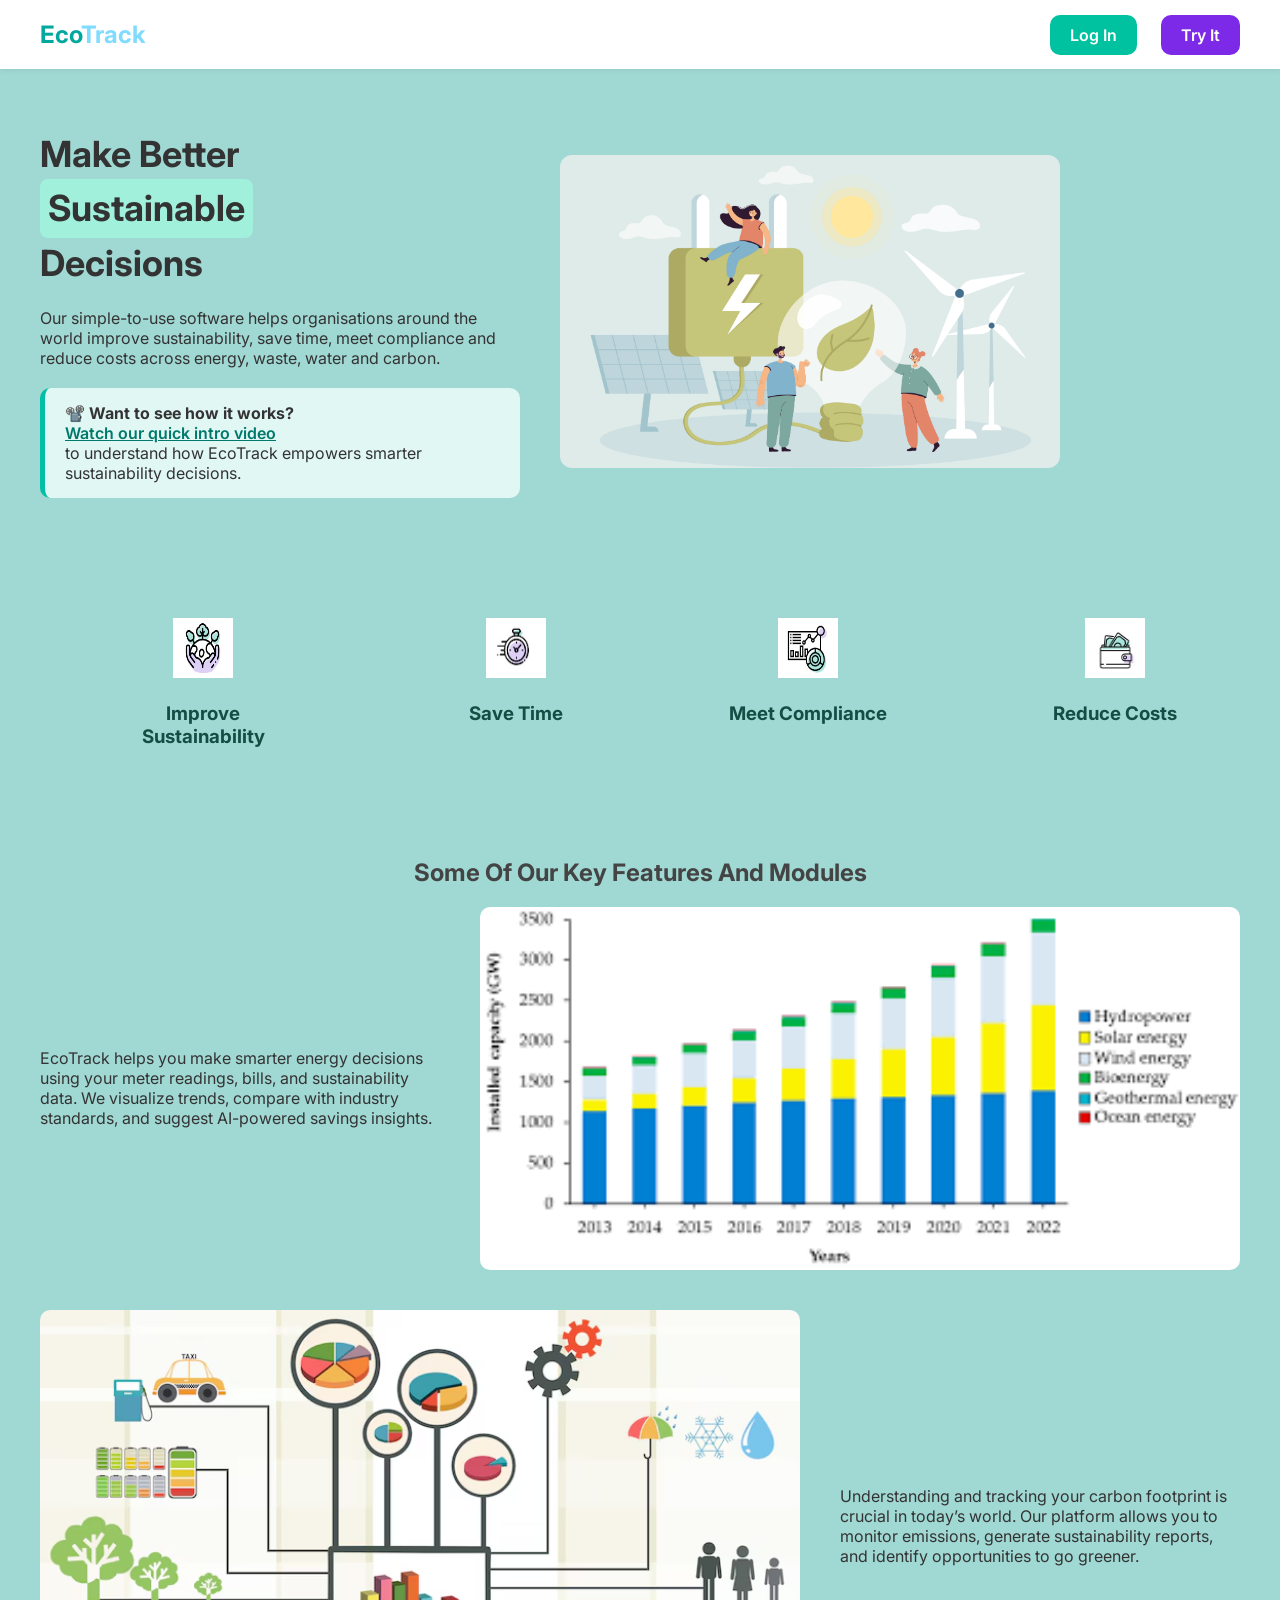
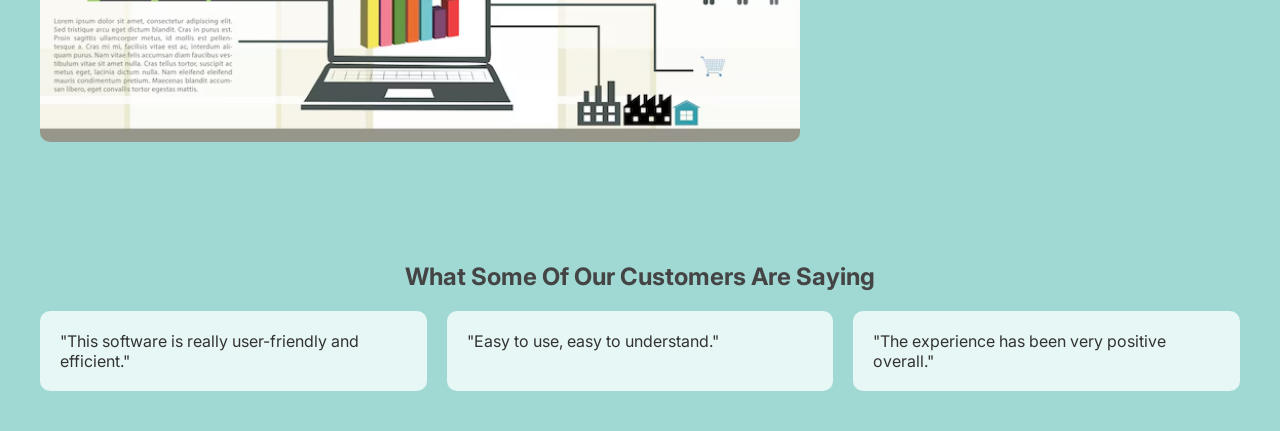
<file: index.html>
<!DOCTYPE html>
<html lang="en">
<head>
  <meta charset="UTF-8" />
  <meta name="viewport" content="width=device-width, initial-scale=1.0" />
  <title>EcoTrack</title>
  <link href="https://fonts.googleapis.com/css2?family=Inter:wght@400;600;700&display=swap" rel="stylesheet">
  <style>
    * {
      box-sizing: border-box;
      margin: 0;
      padding: 0;
      font-family: 'Inter', sans-serif;
    }

    body {
      background: #a0d8d3;
      color: #333;
    }

    header {
      background: #ffffff;
      display: flex;
      justify-content: space-between;
      align-items: center;
      padding: 20px 40px;
      box-shadow: 0 2px 5px rgba(0, 0, 0, 0.05);
    }

    .logo {
      font-size: 24px;
      font-weight: bold;
      color: #00a89d;
    }

    .logo span {
      color: #7fdbff;
    }

    nav a {
      text-decoration: none;
      margin-left: 20px;
      padding: 10px 20px;
      border-radius: 10px;
      font-weight: 600;
    }

    nav a.login {
      background-color: #00c1a0;
      color: white;
    }

    nav a.signup {
      background-color: #7d2ae8;
      color: white;
    }

    .hero {
      display: flex;
      justify-content: space-between;
      align-items: center;
      padding: 60px 40px;
      flex-wrap: wrap;
    }

    .hero-text {
      max-width: 480px;
    }

    .hero-text h1 {
      font-size: 36px;
      margin-bottom: 20px;
      line-height: 1.4;
    }

    .highlight {
      color: #00c1a0;
    }

    .highlight-box {
      background-color: #a0f0dc;
      padding: 4px 8px;
      border-radius: 8px;
      display: inline-block;
    }

    .hero img {
      width: 100%;
      max-width: 500px;
      height: auto;
      aspect-ratio: 16 / 9;
      object-fit: cover;
      border-radius: 10px;
    }

    .features {
      display: flex;
      justify-content: space-around;
      flex-wrap: wrap;
      padding: 40px 20px;
      text-align: center;
    }

    .feature {
      max-width: 200px;
      margin: 20px;
    }

    .feature img {
      width: 60px;
      height: 60px;
      margin-bottom: 10px;
    }

    .feature h3 {
      color: #144d43;
      margin: 10px 0;
    }

    .modules, .testimonials {
      padding: 40px;
    }

    .modules h2, .testimonials h2 {
      margin-bottom: 20px;
      color: #444;
      text-align: center;
    }

    .modules-content {
      display: flex;
      align-items: center;
      gap: 40px;
      margin-bottom: 40px;
      flex-wrap: wrap;
    }

    .modules-content img {
      max-width: 100%;
      border-radius: 10px;
      flex: 1;
    }

    .modules-content p {
      max-width: 400px;
      flex: 1;
    }

    .testimonial-group {
      display: flex;
      gap: 20px;
      flex-wrap: wrap;
      justify-content: center;
    }

    .testimonial {
      background: #e6f7f5;
      padding: 20px;
      border-radius: 10px;
      flex: 1 1 250px;
    }

    .rotating-text {
      display: inline-block;
      font-weight: bold;
      color: #00bfa5;
      background-color: #d2f5ec;
      padding: 4px 10px;
      border-radius: 8px;
      margin: 5px 0;
    }
  </style>
</head>
<body>
  <header>
    <div class="logo">Eco<span>Track</span></div>
    <nav>
      <a href="login.html" class="login">Log In</a>
      <a href="signup.html" class="signup">Try It</a>
    </nav>
  </header>

  <section class="hero">
    <div class="hero-text">
      <h1>
        Make Better<br>
        <span class="highlight-box">
          <span id="changingWord"></span>
        </span><br>
        Decisions
      </h1>
      <p>
        Our simple-to-use software helps organisations around the world improve sustainability,
        save time, meet compliance and reduce costs across energy, waste, water and carbon.
      </p>
      <div style="background-color: #e0f7f4; padding: 15px 20px; border-left: 5px solid #00bfa5; border-radius: 10px; margin-top: 20px;">
        📽️ <strong>Want to see how it works?</strong><br>
        <a href="startvideo.mp4" target="_blank" style="color: #00796b; font-weight: 600; text-decoration: underline;">
          Watch our quick intro video
        </a><br>
        to understand how EcoTrack empowers smarter sustainability decisions.
      </div>
    </div>

    <div style="flex: 1; padding-left: 40px;">
      <img src="temp1.jpg" alt="Platform Preview"
           style="width: 100%; height: auto; aspect-ratio: 16/10; object-fit: cover; border-radius: 12px;">
    </div>
  </section>

  <!-- Rotating words script -->
  <script>
    const words = ["Sustainable", "Carbon", "Energy", "Resource", "Efficiency", "Environmental", "Green"];
    let i = 0;
    const changingWordEl = document.getElementById("changingWord");
    changingWordEl.textContent = words[0];
    setInterval(() => {
      i = (i + 1) % words.length;
      changingWordEl.textContent = words[i];
    }, 2000);
  </script>

  <!-- Features Section -->
  <section class="features">
    <div class="feature">
      <img src="sustain.jpeg" alt="Sustainability Icon">
      <h3>Improve Sustainability</h3>
    </div>
    <div class="feature">
      <img src="time.jpeg" alt="Time Icon">
      <h3>Save Time</h3>
    </div>
    <div class="feature">
      <img src="compilance.jpeg" alt="Compliance Icon">
      <h3>Meet Compliance</h3>
    </div>
    <div class="feature">
      <img src="cost.jpeg" alt="Cost Icon">
      <h3>Reduce Costs</h3>
    </div>
  </section>

  <!-- Modules Section -->
  <section class="modules">
    <h2>Some Of Our Key Features And Modules</h2>
    <div class="modules-content">
      <div>
        <p>
          EcoTrack helps you make smarter energy decisions using your meter readings, bills, and sustainability data. We visualize trends, compare with industry standards, and suggest AI-powered savings insights.
        </p>
      </div>
      <img src="eneff.png" alt="Insights Graphic" />
    </div>
    <div class="modules-content">
      <img src="cf2.png" alt="Carbon Footprint Image" />
      <div>
        <p>
          Understanding and tracking your carbon footprint is crucial in today’s world. Our platform allows you to monitor emissions, generate sustainability reports, and identify opportunities to go greener.
        </p>
      </div>
    </div>
  </section>

  <!-- Testimonials -->
  <section class="testimonials">
    <h2>What Some Of Our Customers Are Saying</h2>
    <div class="testimonial-group">
      <div class="testimonial">"This software is really user-friendly and efficient."</div>
      <div class="testimonial">"Easy to use, easy to understand."</div>
      <div class="testimonial">"The experience has been very positive overall."</div>
    </div>
  </section>
</body>
</html>
</file>
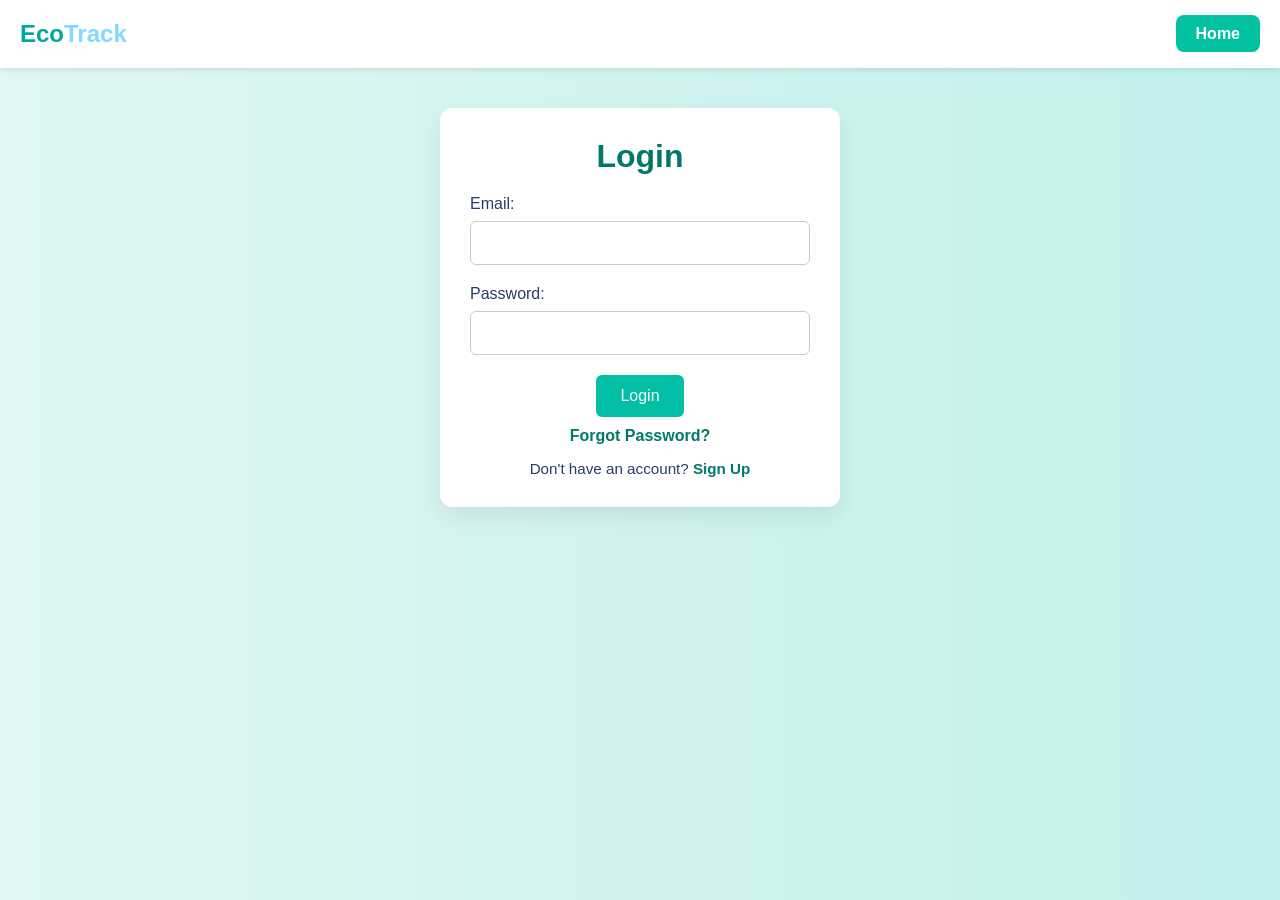
<file: login.html>
<!DOCTYPE html>
<html lang="en">
<head>
  <meta charset="UTF-8" />
  <meta name="viewport" content="width=device-width, initial-scale=1.0"/>
  <title>Login | EcoTrack</title>
  <style>
    /* Global Styles */
    * {
      margin: 0;
      padding: 0;
      box-sizing: border-box;
      font-family: 'Segoe UI', Tahoma, Geneva, Verdana, sans-serif;
    }

    body {
      background: linear-gradient(to right, #e0f7f4, #c1f0ec);
      color: #2a3d66;
      font-size: 16px;
      min-height: 100vh;
    }

    header {
      background-color: #ffffff;
      color: #2a3d66;
      padding: 20px;
      display: flex;
      justify-content: space-between;
      align-items: center;
      box-shadow: 0 2px 5px rgba(0,0,0,0.1);
    }

    .logo {
      font-size: 24px;
      font-weight: bold;
      color: #00a89d; /* Greenish Blue */
    }

    .logo span {
      color: #7fdbff; /* Light Blue */
    }

    nav a.home-button {
      text-decoration: none;
      background-color: #00c1a0;
      color: white;
      padding: 10px 20px;
      border-radius: 8px;
      font-weight: 600;
      transition: background-color 0.3s ease;
    }

    nav a.home-button:hover {
      background-color: #009688;
    }

    /* Login Container */
    .login-container {
      background-color: #ffffff;
      padding: 30px;
      max-width: 400px;
      width: 90%;
      margin: 40px auto;
      border-radius: 12px;
      box-shadow: 0 10px 25px rgba(0, 0, 0, 0.08);
      text-align: center;
    }

    .login-container h2 {
      margin-bottom: 20px;
      font-size: 2rem;
      color: #00796b;
    }

    label {
      display: block;
      text-align: left;
      margin-bottom: 8px;
      font-weight: 500;
    }

    input[type="email"],
    input[type="password"] {
      width: 100%;
      padding: 12px;
      margin-bottom: 20px;
      border: 1px solid #ccc;
      border-radius: 6px;
      font-size: 1rem;
      transition: border 0.3s;
    }

    input:focus {
      border-color: #00bfa5;
      outline: none;
    }

    button {
      background-color: #00bfa5;
      color: white;
      border: none;
      padding: 12px 24px;
      border-radius: 6px;
      font-size: 1rem;
      cursor: pointer;
      transition: background-color 0.3s;
    }

    button:hover {
      background-color: #009e8b;
    }

    p {
      margin-top: 15px;
      font-size: 0.95rem;
    }

    a {
      color: #00796b;
      font-weight: 600;
      text-decoration: none;
    }

    a:hover {
      text-decoration: underline;
    }

    .forgot-password {
      margin-top: 10px;
    }
  </style>
</head>
<body>
  <header>
    <div class="logo">Eco<span>Track</span></div>
    <nav>
      <a href="index.html" class="home-button">Home</a>
    </nav>
  </header>

  <div class="login-container">
    <h2>Login</h2>
    <form id="login-form">
      <label for="email">Email:</label>
      <input type="email" id="email" required>

      <label for="password">Password:</label>
      <input type="password" id="password" required>

      <button type="submit">Login</button>

      <div class="forgot-password">
        <a href="reset.html">Forgot Password?</a>
      </div>
    </form>
    <p>Don't have an account? <a href="signup.html">Sign Up</a></p>
  </div>

  <!-- Link to the external JavaScript file -->
  <script src="loginin.js"></script>
</body>
</html>
</file>
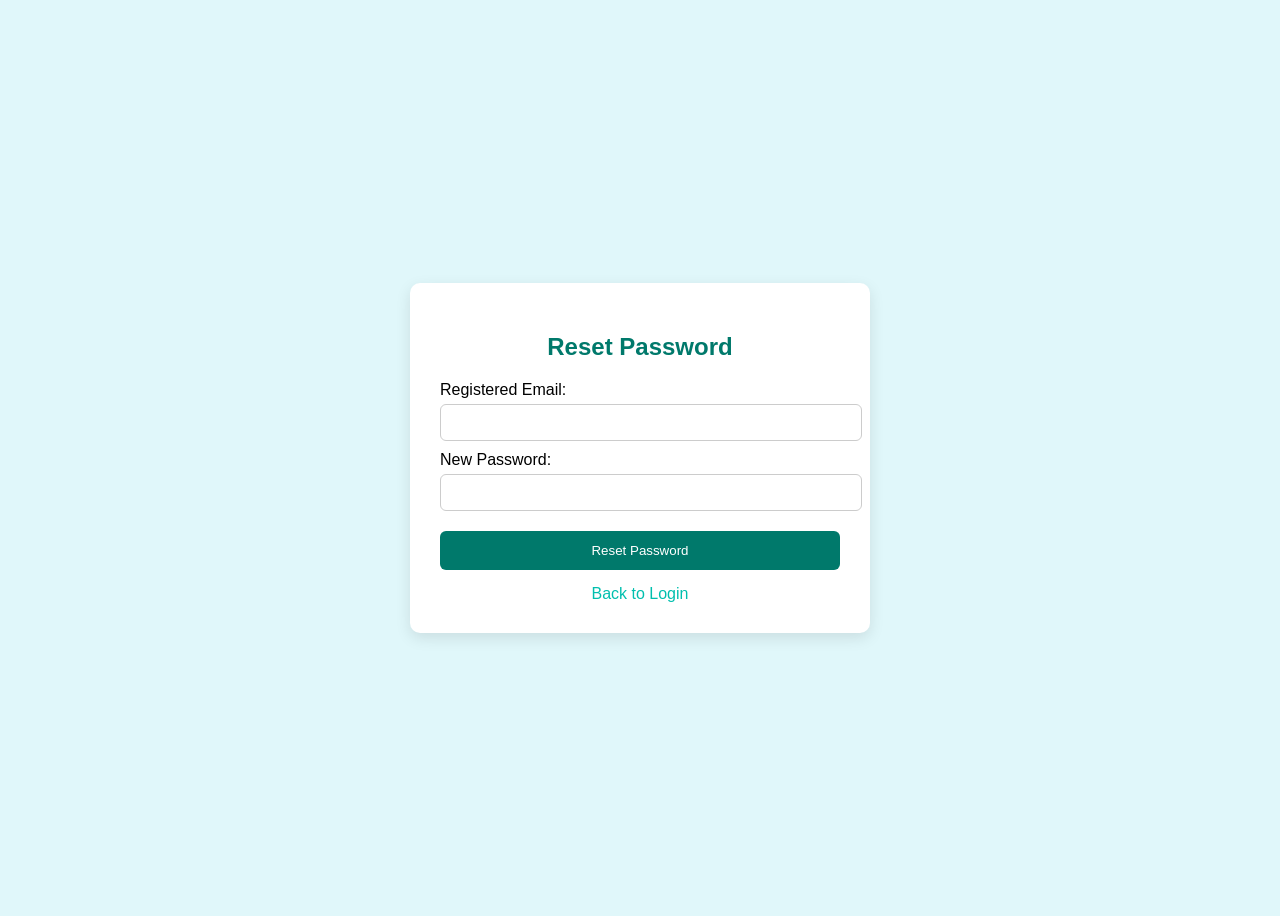
<file: reset.html>
<!DOCTYPE html>
<html lang="en">
<head>
  <meta charset="UTF-8" />
  <meta name="viewport" content="width=device-width, initial-scale=1.0"/>
  <title>Reset Password - WattTrack</title>
  <style>
    body {
      font-family: Arial, sans-serif;
      background: #e0f7fa;
      display: flex;
      justify-content: center;
      align-items: center;
      height: 100vh;
    }

    .reset-container {
      background: #fff;
      padding: 30px;
      border-radius: 10px;
      box-shadow: 0 5px 15px rgba(0,0,0,0.1);
      width: 100%;
      max-width: 400px;
    }

    h2 {
      color: #00796b;
      text-align: center;
      margin-bottom: 20px;
    }

    label {
      display: block;
      margin-top: 10px;
    }

    input {
      width: 100%;
      padding: 10px;
      margin-top: 5px;
      border: 1px solid #ccc;
      border-radius: 6px;
    }

    button {
      margin-top: 20px;
      padding: 12px;
      width: 100%;
      background-color: #00796b;
      color: #fff;
      border: none;
      border-radius: 6px;
      cursor: pointer;
    }

    button:hover {
      background-color: #004d40;
    }

    a {
      display: block;
      margin-top: 15px;
      text-align: center;
      color: #00bfae;
      text-decoration: none;
    }
  </style>
</head>
<body>
  <div class="reset-container">
    <h2>Reset Password</h2>
    <form id="reset-form">
      <label for="email">Registered Email:</label>
      <input type="email" id="email" required>

      <label for="new-password">New Password:</label>
      <input type="password" id="new-password" required>

      <button type="submit">Reset Password</button>
    </form>
    <a href="login.html">Back to Login</a>
  </div>

  <script>
    document.getElementById('reset-form').addEventListener('submit', function (e) {
      e.preventDefault();

      const email = document.getElementById('email').value;
      const newPassword = document.getElementById('new-password').value;

      let user = JSON.parse(localStorage.getItem(email));

      if (user) {
        user.password = newPassword;
        localStorage.setItem(email, JSON.stringify(user));
        alert('Password reset successfully! Please log in.');
        window.location.href = 'login.html';
      } else {
        alert('Email not found!');
      }
    });
  </script>
</body>
</html>
</file>
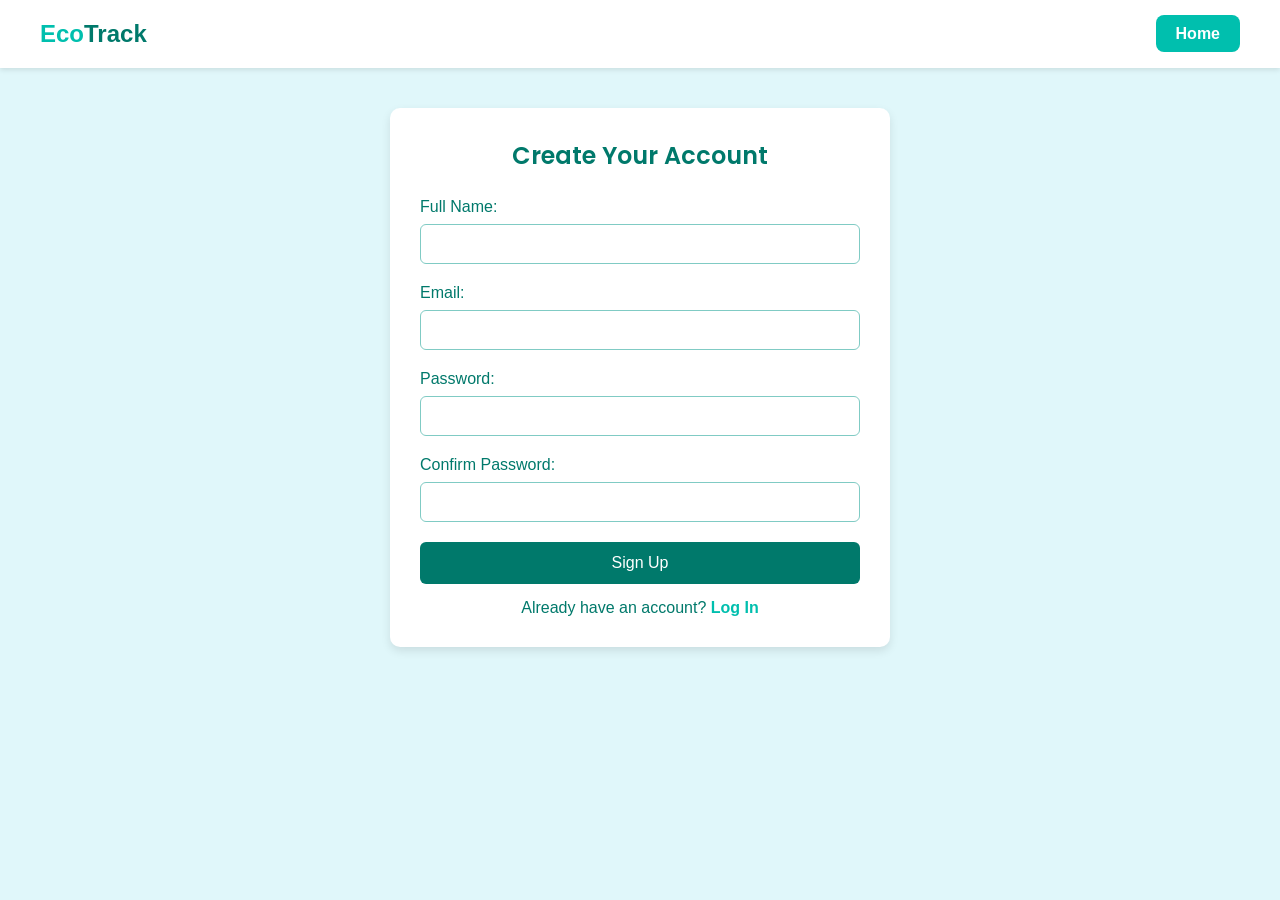
<file: signup.html>
<!DOCTYPE html>
<html lang="en">
<head>
  <meta charset="UTF-8" />
  <meta name="viewport" content="width=device-width, initial-scale=1.0"/>
  <title>Sign Up - EcoTrack</title>
  <!-- Importing Google Font Poppins -->
  <link href="https://fonts.googleapis.com/css2?family=Poppins:wght@600&display=swap" rel="stylesheet">
  <style>
    /* Global Styles */
    * {
      margin: 0;
      padding: 0;
      box-sizing: border-box;
      font-family: 'Arial', sans-serif;
    }

    body {
      background-color: #e0f7fa; /* Light Blue-Green Background */
      color: #00796b; /* Dark Blue-Green Text */
      font-size: 16px;
    }

    /* Header */
    header {
      background-color: #ffffff;
      color: #00796b; /* Dark Blue-Green Text */
      padding: 20px 40px;
      display: flex;
      justify-content: space-between;
      align-items: center;
      box-shadow: 0 2px 5px rgba(0, 0, 0, 0.1);
    }

    .logo {
      font-size: 24px;
      font-weight: bold;
      color: #00bfae; /* Blue-Green Logo Color */
    }

    .logo span {
      color: #00796b; /* Darker Blue-Green for accent */
    }

    nav a.home-button {
      text-decoration: none;
      background-color: #00bfae; /* Blue-Green Button */
      color: white;
      padding: 10px 20px;
      border-radius: 8px;
      font-weight: 600;
      transition: background-color 0.3s ease;
    }

    nav a.home-button:hover {
      background-color: #00796b; /* Darker Blue-Green on hover */
    }

    /* Form Styles */
    .signup-container {
      max-width: 500px;
      margin: 40px auto;
      padding: 30px;
      background-color: #ffffff;
      border-radius: 10px;
      box-shadow: 0 4px 10px rgba(0, 0, 0, 0.1);
    }

    /* Updated font for the heading */
    .signup-container h2 {
      text-align: center;
      margin-bottom: 25px;
      color: #00796b; /* Dark Blue-Green Text */
      font-family: 'Poppins', sans-serif; /* Using Poppins Font */
      font-weight: 600;
    }

    label {
      display: block;
      margin-bottom: 8px;
      font-size: 1rem;
      color: #00796b; /* Dark Blue-Green Label Text */
    }

    input[type="text"],
    input[type="email"],
    input[type="password"] {
      width: 100%;
      padding: 10px;
      margin-bottom: 20px;
      border: 1px solid #80cbc4; /* Lighter Blue-Green Border */
      border-radius: 6px;
      font-size: 1rem;
    }

    input:focus {
      border-color: #00bfae; /* Blue-Green Focus Border */
      outline: none;
    }

    button {
      width: 100%;
      background-color: #00796b; /* Dark Blue-Green Button */
      color: white;
      border: none;
      padding: 12px;
      border-radius: 6px;
      font-size: 1rem;
      cursor: pointer;
      transition: background-color 0.3s ease;
    }

    button:hover {
      background-color: #004d40; /* Darker Blue-Green Button on hover */
    }

    p {
      text-align: center;
      margin-top: 15px;
    }

    p a {
      color: #00bfae; /* Blue-Green Link */
      text-decoration: none;
      font-weight: 600;
    }

    p a:hover {
      text-decoration: underline;
    }
  </style>
</head>
<body>

  <!-- Header with logo and Home button -->
  <header>
    <div class="logo">Eco<span>Track</span></div>
    <nav>
      <a href="index.html" class="home-button">Home</a>
    </nav>
  </header>

  <!-- Sign-Up Form -->
  <div class="signup-container">
    <h2>Create Your Account</h2>
    <form id="signup-form">
      <label for="name">Full Name:</label>
      <input type="text" id="name" required>

      <label for="email">Email:</label>
      <input type="email" id="email" required>

      <label for="password">Password:</label>
      <input type="password" id="password" required>

      <label for="confirm-password">Confirm Password:</label>
      <input type="password" id="confirm-password" required>

      <button type="submit">Sign Up</button>
    </form>
    <p>Already have an account? <a href="login.html">Log In</a></p>
  </div>

  <!-- Link to external JS file -->
  <script src="signin.js"></script>
</body>
</html>
</file>
